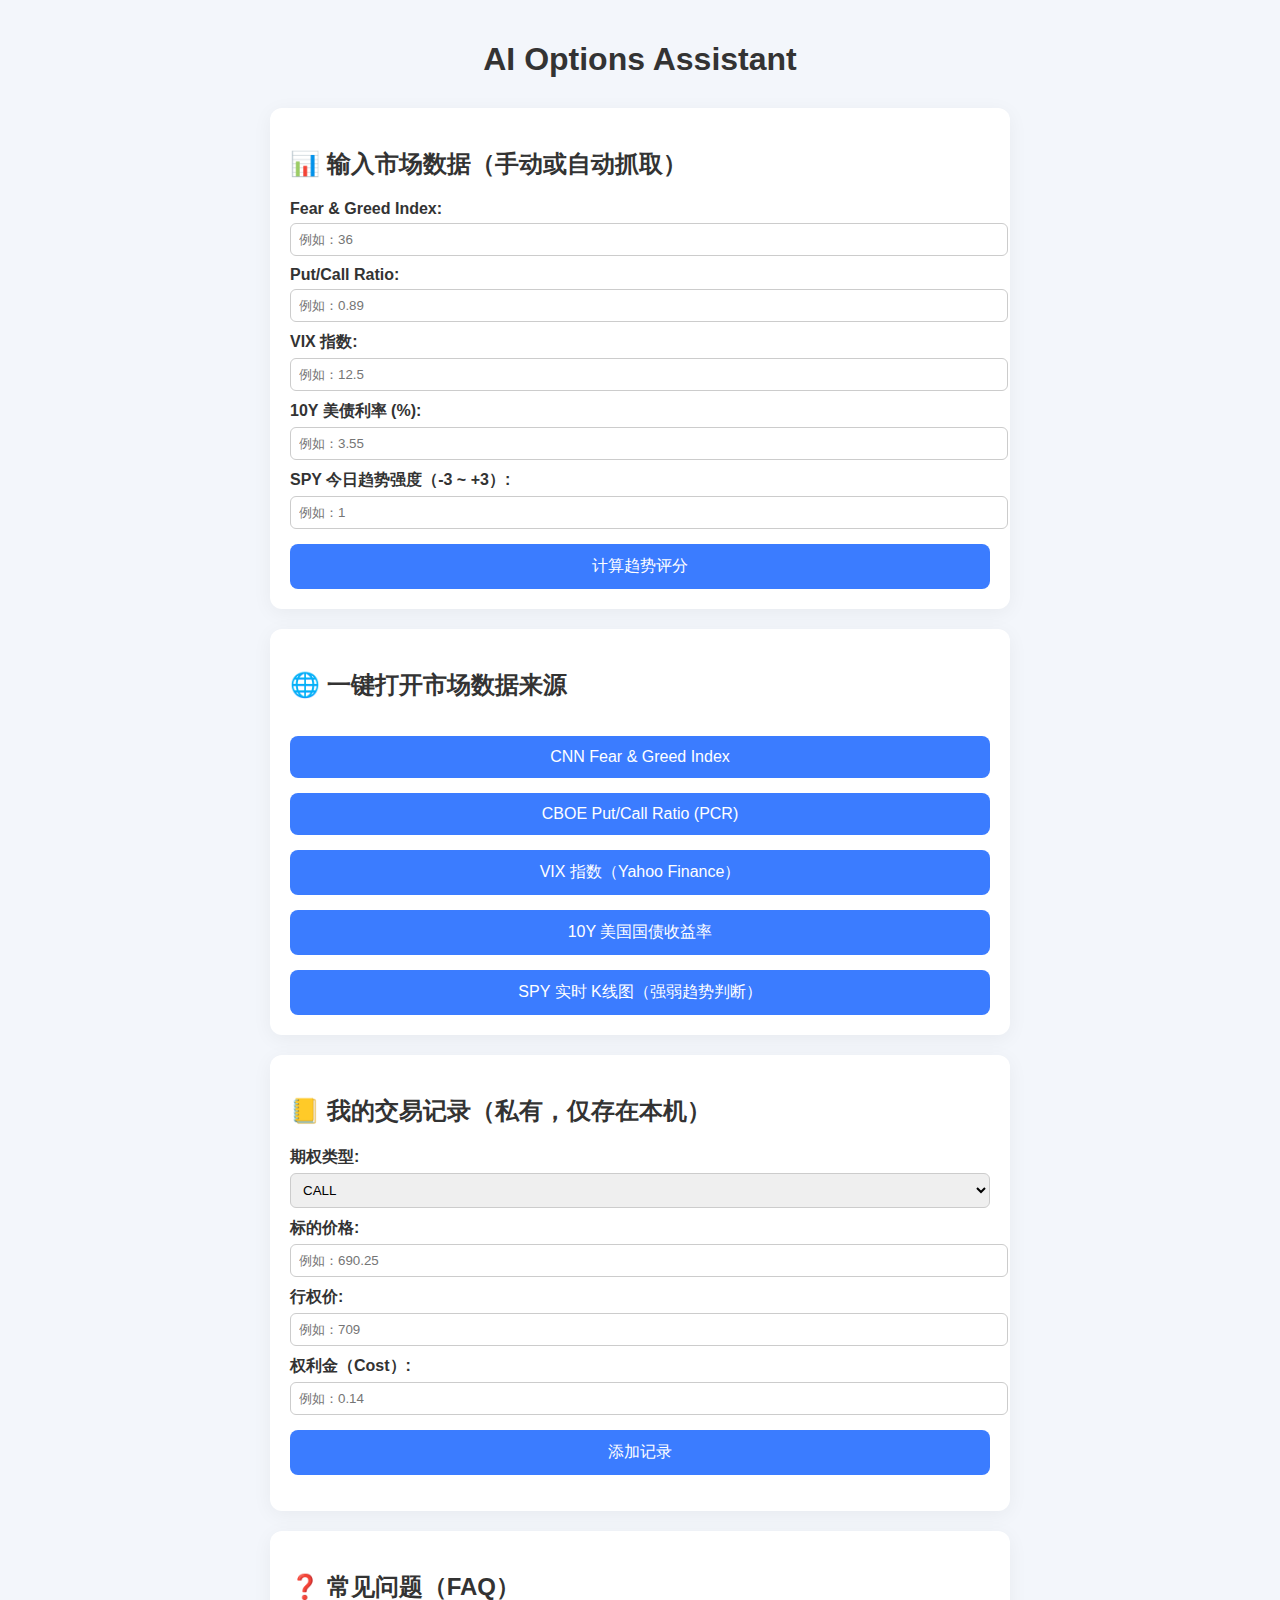
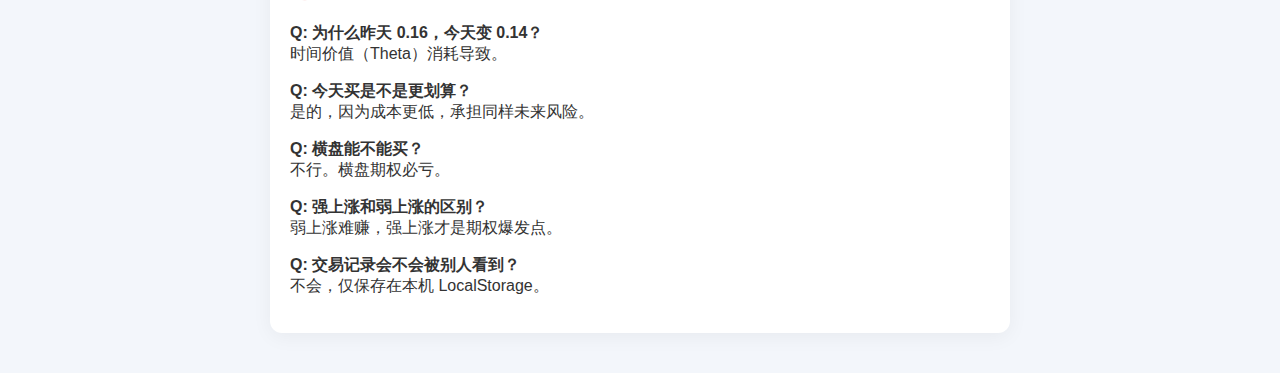
<file: index.html>
<!DOCTYPE html>
<html lang="en">
<head>
  <meta charset="UTF-8" />
  <title>AI Options Assistant</title>
  <link rel="stylesheet" href="styles.css" />
</head>
<body>

  <h1>AI Options Assistant</h1>

  <!-- ===========================
       SECTION 1: DATA INPUT
  ============================ -->
  <section class="card">
    <h2>📊 输入市场数据（手动或自动抓取）</h2>

    <label>Fear & Greed Index:
      <input type="number" id="fg" placeholder="例如：36">
    </label>

    <label>Put/Call Ratio:
      <input type="number" id="pcr" step="0.01" placeholder="例如：0.89">
    </label>

    <label>VIX 指数:
      <input type="number" id="vix" placeholder="例如：12.5">
    </label>

    <label>10Y 美债利率 (%):
      <input type="number" id="us10y" step="0.01" placeholder="例如：3.55">
    </label>

    <label>SPY 今日趋势强度（-3 ~ +3）:
      <input type="number" id="trend" step="1" min="-3" max="3" placeholder="例如：1">
    </label>

    <button onclick="calculate()">计算趋势评分</button>

    <div id="result"></div>
  </section>
  
<!-- ===========================
     SECTION: MARKET DATA LINKS
============================ -->
<section class="card">
  <h2>🌐 一键打开市场数据来源</h2>

  <button onclick="window.open('https://www.cnn.com/markets/fear-and-greed', '_blank')">
    CNN Fear & Greed Index
  </button>

  <button onclick="window.open('https://ycharts.com/indicators/cboe_equity_put_call_ratio', '_blank')">
    CBOE Put/Call Ratio (PCR)
  </button>

  <button onclick="window.open('https://finance.yahoo.com/quote/%5EVIX', '_blank')">
    VIX 指数（Yahoo Finance）
  </button>

  <button onclick="window.open('https://www.cnbc.com/quotes/US10Y', '_blank')">
    10Y 美国国债收益率
  </button>

  <button onclick="window.open('https://www.tradingview.com/chart/?symbol=SPY', '_blank')">
    SPY 实时 K线图（强弱趋势判断）
  </button>
</section>

  <!-- ===========================
       SECTION 2: TRADE RECORDS
  ============================ -->
  <section class="card">
    <h2>📒 我的交易记录（私有，仅存在本机）</h2>

    <label>期权类型:
      <select id="tradeType">
        <option value="CALL">CALL</option>
        <option value="PUT">PUT</option>
      </select>
    </label>

    <label>标的价格:
      <input type="number" id="underlying" placeholder="例如：690.25">
    </label>

    <label>行权价:
      <input type="number" id="strike" placeholder="例如：709">
    </label>

    <label>权利金（Cost）:
      <input type="number" id="premium" step="0.01" placeholder="例如：0.14">
    </label>

    <button onclick="addTrade()">添加记录</button>

    <ul id="tradeList"></ul>
  </section>

  <!-- ===========================
       SECTION 3: FAQ
  ============================ -->
  <section class="card">
    <h2>❓ 常见问题（FAQ）</h2>
    <div id="faqContent">
      <!-- FAQ 内容稍后插入 -->
    </div>
  </section>

  <script src="script.js"></script>
</body>
</html>
</file>
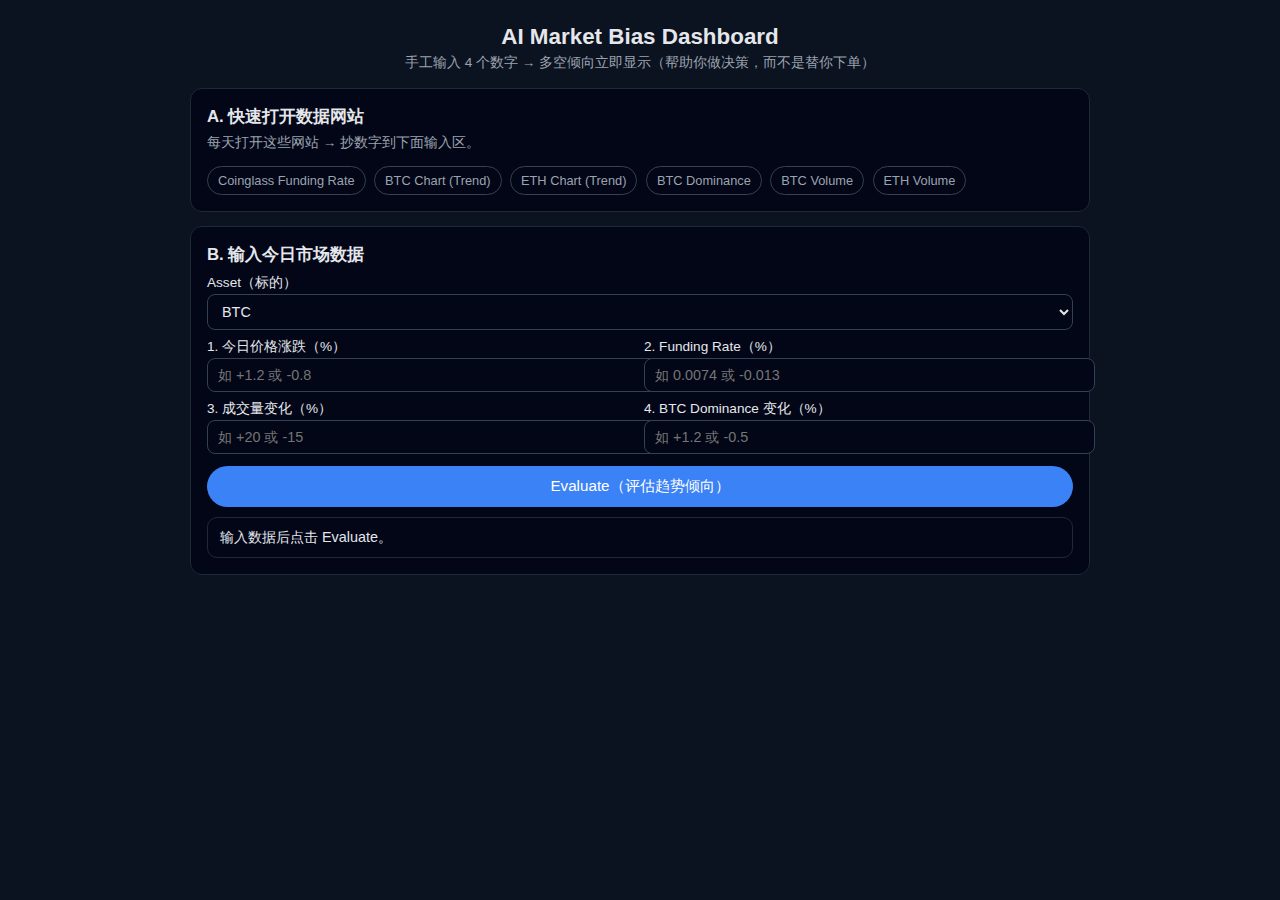
<file: btc.html>
<!DOCTYPE html>
<html lang="en">
<head>
  <meta charset="UTF-8" />
  <title>AI Market Bias Dashboard</title>
  <meta name="viewport" content="width=device-width, initial-scale=1" />
  <style>
    body {
      font-family: -apple-system, BlinkMacSystemFont, "Segoe UI", Roboto, sans-serif;
      margin: 0;
      padding: 16px;
      background: #0b1220;
      color: #e5e7eb;
    }
    h1 {
      text-align: center;
      margin: 8px 0 4px;
      font-size: 1.4rem;
    }
    .subtitle {
      text-align: center;
      font-size: 0.85rem;
      color: #9ca3af;
      margin-bottom: 16px;
    }
    .container {
      max-width: 900px;
      margin: 0 auto 32px;
    }
    .card {
      background: #020617;
      border-radius: 12px;
      padding: 16px;
      margin-bottom: 14px;
      border: 1px solid #1f2937;
    }
    .card h2 {
      margin: 0 0 6px;
      font-size: 1.05rem;
    }
    .card p.desc {
      margin: 0 0 10px;
      font-size: 0.85rem;
      color: #9ca3af;
    }
    label {
      display: block;
      font-size: 0.85rem;
      margin-top: 8px;
      margin-bottom: 2px;
    }
    input, select {
      width: 100%;
      padding: 8px 10px;
      border-radius: 8px;
      border: 1px solid #334155;
      background: #020617;
      color: #e5e7eb;
      font-size: 0.9rem;
      outline: none;
    }
    input:focus, select:focus {
      border-color: #3b82f6;
      box-shadow: 0 0 0 1px rgba(59,130,246,0.5);
    }
    small {
      font-size: 0.75rem;
      color: #9ca3af;
    }
    button {
      width: 100%;
      margin-top: 12px;
      padding: 10px 14px;
      border-radius: 999px;
      border: none;
      background: #3b82f6;
      color: #fff;
      font-size: 0.95rem;
      font-weight: 500;
      cursor: pointer;
    }
    button:hover {
      filter: brightness(1.05);
    }
    .row {
      display: flex;
      flex-wrap: wrap;
      gap: 8px;
    }
    .row > div {
      flex: 1 1 180px;
    }
    .result-box {
      margin-top: 10px;
      padding: 10px 12px;
      border-radius: 10px;
      border: 1px solid #1f2937;
      background: #020617;
      font-size: 0.9rem;
    }
    .score-line {
      font-weight: 600;
      margin-bottom: 6px;
      display: flex;
      align-items: center;
      gap: 8px;
      flex-wrap: wrap;
    }
    .pill {
      display: inline-block;
      padding: 3px 10px;
      border-radius: 999px;
      font-size: 0.75rem;
    }
    .pill-bull { background: rgba(34,197,94,0.15); color: #4ade80; }
    .pill-bear { background: rgba(248,113,113,0.15); color: #fca5a5; }
    .pill-neutral { background: rgba(148,163,184,0.25); color: #e5e7eb; }
    .light {
      width: 10px;
      height: 10px;
      border-radius: 50%;
      display: inline-block;
    }
    .light-green { background: #22c55e; }
    .light-yellow { background: #eab308; }
    .light-red { background: #ef4444; }
    .list {
      font-size: 0.85rem;
      color: #e5e7eb;
    }
    .list li {
      margin-bottom: 4px;
    }
    .disclaimer {
      font-size: 0.75rem;
      color: #9ca3af;
      margin-top: 6px;
    }
    .links button {
      width: auto;
      margin-top: 4px;
      margin-right: 4px;
      padding: 6px 10px;
      font-size: 0.8rem;
      border-radius: 999px;
      background: #020617;
      border: 1px solid #374151;
      color: #9ca3af;
    }
    .links button:hover {
      border-color: #3b82f6;
      color: #e5e7eb;
    }
  </style>
</head>

<body>
  <div class="container">
    <h1>AI Market Bias Dashboard</h1>
    <div class="subtitle">
      手工输入 4 个数字 → 多空倾向立即显示（帮助你做决策，而不是替你下单）
    </div>

    <!-- A. 数据来源按钮 -->
    <section class="card">
      <h2>A. 快速打开数据网站</h2>
      <p class="desc">每天打开这些网站 → 抄数字到下面输入区。</p>
      <div class="links">
        <button onclick="openLink('https://www.coinglass.com/FundingRate')">Coinglass Funding Rate</button>
        <button onclick="openLink('https://www.tradingview.com/chart/?symbol=BINANCE:BTCUSDT')">BTC Chart (Trend)</button>
        <button onclick="openLink('https://www.tradingview.com/chart/?symbol=BINANCE:ETHUSDT')">ETH Chart (Trend)</button>
        <button onclick="openLink('https://coinmarketcap.com/charts/')">BTC Dominance</button>
        <button onclick="openLink('https://www.binance.com/en/price/bitcoin')">BTC Volume</button>
        <button onclick="openLink('https://www.binance.com/en/price/ethereum')">ETH Volume</button>
      </div>
    </section>

    <!-- B. 输入区 -->
    <section class="card">
      <h2>B. 输入今日市场数据</h2>

      <label>Asset（标的）</label>
      <select id="asset">
        <option value="BTC">BTC</option>
        <option value="ETH">ETH</option>
      </select>

      <div class="row">
        <div>
          <label>1. 今日价格涨跌（%）</label>
          <input id="priceChange" type="number" step="0.01" placeholder="如 +1.2 或 -0.8">
        </div>

        <div>
          <label>2. Funding Rate（%）</label>
          <input id="funding" type="number" step="0.0001" placeholder="如 0.0074 或 -0.013">
        </div>
      </div>

      <div class="row">
        <div>
          <label>3. 成交量变化（%）</label>
          <input id="volChange" type="number" step="1" placeholder="如 +20 或 -15">
        </div>

        <div>
          <label>4. BTC Dominance 变化（%）</label>
          <input id="domChange" type="number" step="0.1" placeholder="如 +1.2 或 -0.5">
        </div>
      </div>

      <button onclick="runEvaluation()">Evaluate（评估趋势倾向）</button>

      <div id="result" class="result-box">
        输入数据后点击 Evaluate。
      </div>
    </section>
  </div>

<script>
function openLink(url) {
  window.open(url, "_blank");
}

// ---------------------------
// 修复后的主函数（可运行）
// ---------------------------
function runEvaluation() {
  const asset = document.getElementById("asset").value;
  const priceChange = Number(document.getElementById("priceChange").value || 0);
  const funding = Number(document.getElementById("funding").value || 0);
  const volChange = Number(document.getElementById("volChange").value || 0);
  const domChange = Number(document.getElementById("domChange").value || 0);

  let score = 0;
  const reasonsBull = [];
  const reasonsBear = [];

  // --- 1. 价格趋势 ---
  if (priceChange >= 1) {
    score += 3;
    reasonsBull.push(`价格上涨 ${priceChange}%，属于<strong>强上涨</strong>。`);
  } else if (priceChange >= 0.5) {
    score += 2;
    reasonsBull.push(`价格上涨 ${priceChange}%，属于中等上涨。`);
  } else if (priceChange > 0) {
    score += 1;
    reasonsBull.push(`价格小幅上涨 ${priceChange}%。`);
  } else if (priceChange <= -1) {
    score -= 3;
    reasonsBear.push(`价格下跌 ${priceChange}%，属于<strong>强下跌</strong>。`);
  } else if (priceChange <= -0.5) {
    score -= 2;
    reasonsBear.push(`价格下跌 ${priceChange}%，为中等下跌。`);
  } else if (priceChange < 0) {
    score -= 1;
    reasonsBear.push(`价格小幅下跌 ${priceChange}%。`);
  }

  // --- 2. Funding Rate ---
  if (funding > 0.02) {
    score -= 1;
    reasonsBear.push(`Funding ${funding}%，多头过热 → 回调风险。`);
  } else if (funding > 0) {
    score += 1;
    reasonsBull.push(`Funding ${funding}%，多头占优。`);
  } else if (funding < -0.02) {
    score += 1;
    reasonsBull.push(`Funding ${funding}%，空头过热 → 可能反弹。`);
  } else if (funding < 0) {
    score -= 1;
    reasonsBear.push(`Funding ${funding}%，偏空情绪。`);
  }

  // --- 3. 成交量变化 ---
  if (priceChange > 0 && volChange > 0) {
    score += 1;
    reasonsBull.push(`成交量增加 ${volChange}% → 上涨更可信。`);
  } else if (priceChange > 0 && volChange < 0) {
    score -= 1;
    reasonsBear.push(`上涨但缩量（-${Math.abs(volChange)}%）→ 可能是假涨。`);
  } else if (priceChange < 0 && volChange > 0) {
    score -= 1;
    reasonsBear.push(`下跌放量（+${volChange}%）→ 真实抛压。`);
  } else if (priceChange < 0 && volChange < 0) {
    score += 0.5;
    reasonsBull.push(`下跌缩量 → 空头力度不足。`);
  }

  // --- 4. BTC Dominance ---
  if (domChange !== 0) {
    if (asset === "BTC") {
      if (domChange > 0) {
        score += 1;
        reasonsBull.push(`BTC Dominance 上升 ${domChange} → 资金回流 BTC。`);
      } else {
        score -= 1;
        reasonsBear.push(`BTC Dominance 下降 ${Math.abs(domChange)} → 资金流向山寨。`);
      }
    } else if (asset === "ETH") {
      if (domChange < 0) {
        score += 1;
        reasonsBull.push(`资金更偏向主流山寨，对 ETH 有利。`);
      } else {
        score -= 1;
        reasonsBear.push(`BTC 更强势，ETH 相对承压。`);
      }
    }
  }

  // --- 输出灯号 ---
  let biasText = "";
  let light = "";
  let pill = "";

  if (score >= 6) {
    light = "light-green";
    pill = "pill-bull";
    biasText = "系统强烈偏多（胜率倾向明显偏向 Call）";
  } else if (score >= 2) {
    light = "light-green";
    pill = "pill-bull";
    biasText = "系统偏多（可小仓尝试 Call）";
  } else if (score <= -6) {
    light = "light-red";
    pill = "pill-bear";
    biasText = "系统强烈偏空（Put 胜率高，但注意极端行情反转）";
  } else if (score <= -2) {
    light = "light-red";
    pill = "pill-bear";
    biasText = "系统偏空（可小仓尝试 Put）";
  } else {
    light = "light-yellow";
    pill = "pill-neutral";
    biasText = "中性行情 → 不建议做方向性单";
  }

  // --- 渲染结果 ---
  document.getElementById("result").innerHTML = `
    <div class="score-line">
      <span>资产：<strong>${asset}</strong></span>
      <span>总分：<strong>${score.toFixed(1)}</strong></span>
      <span class="pill ${pill}">
        <span class="light ${light}"></span> &nbsp;${biasText}
      </span>
    </div>

    ${reasonsBull.length ? "<ul class='list'><strong>偏多原因：</strong>" + reasonsBull.map(r => `<li>${r}</li>`).join("") + "</ul>" : ""}
    ${reasonsBear.length ? "<ul class='list'><strong>偏空原因：</strong>" + reasonsBear.map(r => `<li>${r}</li>`).join("") + "</ul>" : ""}
  `;
}
</script>

</body>
</html>
</file>
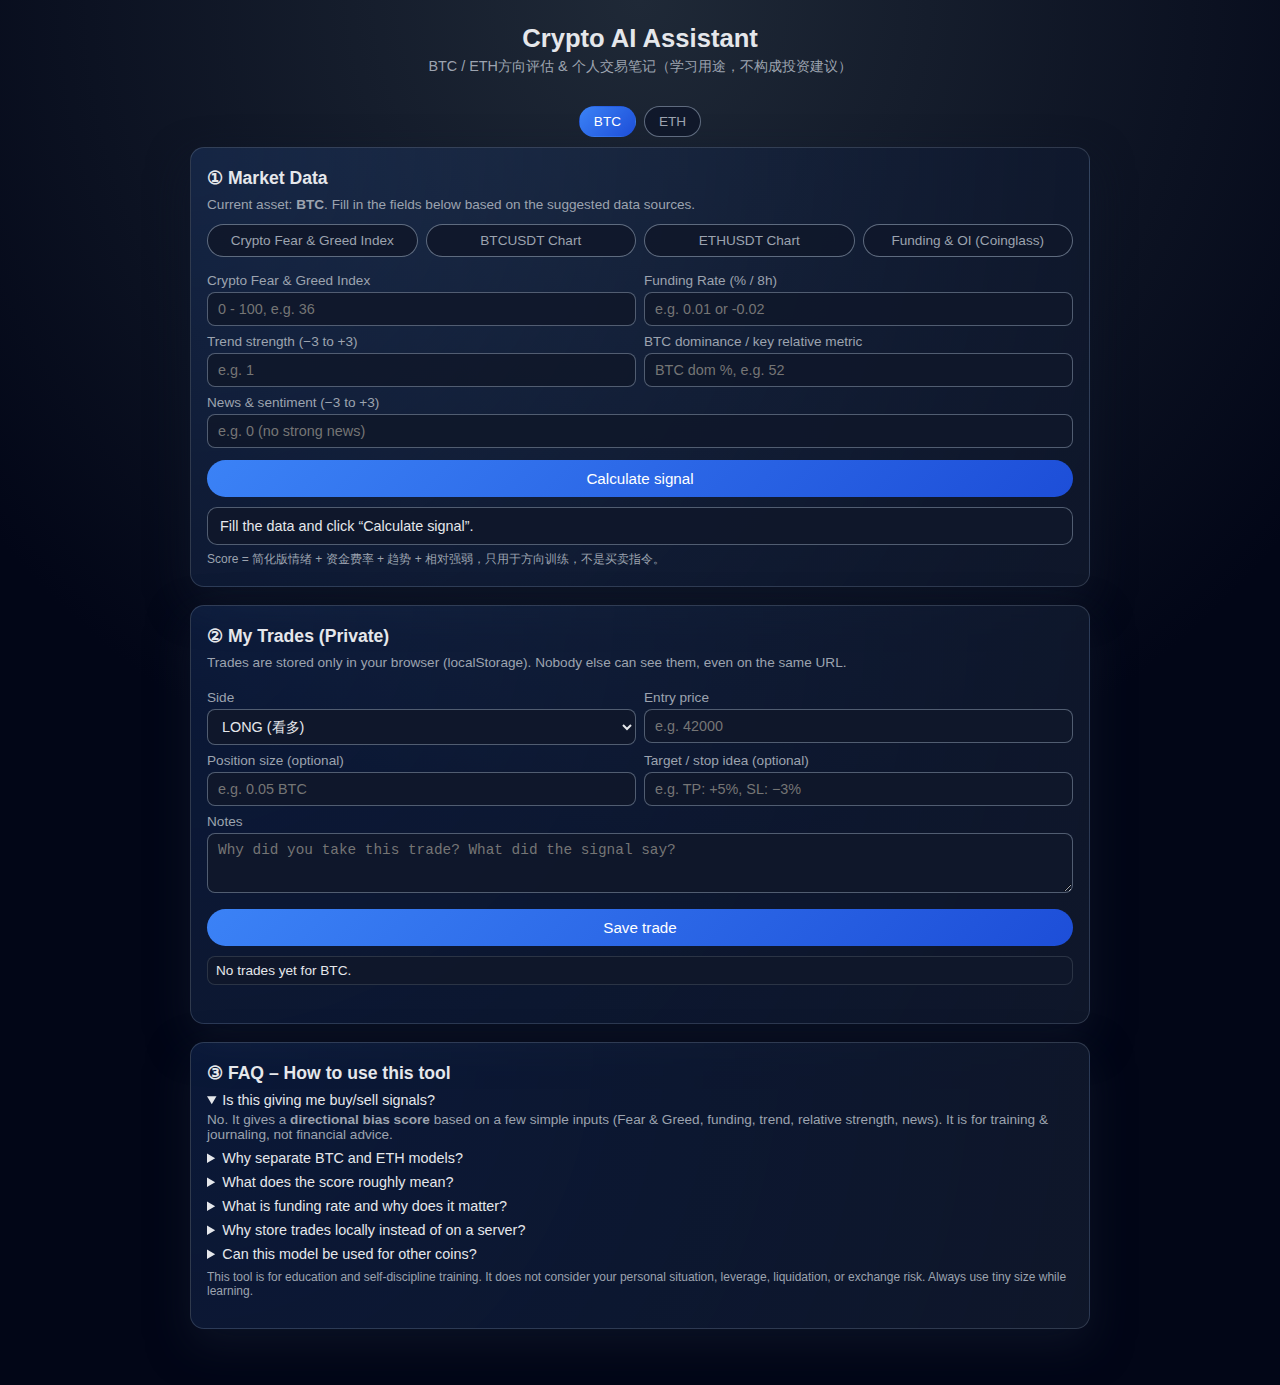
<file: index1.html>
<!DOCTYPE html>
<html lang="en">
<head>
  <meta charset="UTF-8" />
  <title>Crypto AI Assistant – BTC / ETH</title>
  <meta name="viewport" content="width=device-width, initial-scale=1" />
  <style>
    :root {
      --bg: #0b1220;
      --card-bg: #111827;
      --accent: #3b82f6;
      --accent-soft: #1d4ed8;
      --text: #e5e7eb;
      --subtext: #9ca3af;
      --danger: #f97373;
      --success: #4ade80;
    }
    * { box-sizing: border-box; }
    body {
      margin: 0;
      font-family: -apple-system, BlinkMacSystemFont, "Segoe UI", Roboto, sans-serif;
      background: radial-gradient(circle at top, #1f2937 0, #020617 55%);
      color: var(--text);
      padding: 16px;
    }
    h1 {
      text-align: center;
      margin-top: 8px;
      margin-bottom: 4px;
      font-size: 1.6rem;
    }
    .subtitle {
      text-align: center;
      color: var(--subtext);
      font-size: 0.9rem;
      margin-bottom: 18px;
    }
    .container {
      max-width: 900px;
      margin: 0 auto 40px auto;
    }
    .card {
      background: radial-gradient(circle at top left, rgba(59,130,246,0.15), rgba(15,23,42,0.98));
      border-radius: 14px;
      padding: 18px 16px;
      margin-bottom: 18px;
      border: 1px solid rgba(148,163,184,0.25);
      box-shadow: 0 16px 40px rgba(15,23,42,0.75);
    }
    .card h2 {
      margin-top: 2px;
      margin-bottom: 8px;
      font-size: 1.1rem;
    }
    .card p.desc {
      margin-top: 0;
      margin-bottom: 12px;
      color: var(--subtext);
      font-size: 0.85rem;
    }
    label {
      display: block;
      font-size: 0.85rem;
      margin-top: 8px;
      margin-bottom: 4px;
      color: var(--subtext);
    }
    input, select, textarea {
      width: 100%;
      padding: 8px 10px;
      border-radius: 8px;
      border: 1px solid rgba(148,163,184,0.5);
      background: rgba(15,23,42,0.9);
      color: var(--text);
      font-size: 0.9rem;
      outline: none;
    }
    input:focus, select:focus, textarea:focus {
      border-color: var(--accent);
      box-shadow: 0 0 0 1px rgba(59,130,246,0.5);
    }
    textarea {
      min-height: 60px;
      resize: vertical;
    }
    button {
      width: 100%;
      margin-top: 12px;
      padding: 10px 14px;
      border-radius: 999px;
      border: none;
      background: linear-gradient(135deg, var(--accent), var(--accent-soft));
      color: white;
      font-size: 0.95rem;
      font-weight: 500;
      cursor: pointer;
    }
    button:hover {
      filter: brightness(1.05);
    }

    .row {
      display: flex;
      flex-wrap: wrap;
      gap: 8px;
    }
    .row > * {
      flex: 1 1 160px;
    }

    .pill-row {
      display: flex;
      gap: 8px;
      flex-wrap: wrap;
      margin-bottom: 8px;
    }
    .pill-row button {
      flex: 1 1 120px;
      padding: 8px 10px;
      margin-top: 0;
      border-radius: 999px;
      font-size: 0.85rem;
      background: rgba(15,23,42,0.9);
      border: 1px solid rgba(148,163,184,0.6);
      color: var(--subtext);
    }
    .pill-row button:hover {
      border-color: var(--accent);
      color: var(--text);
    }

    .asset-switch {
      display: flex;
      justify-content: center;
      margin-bottom: 10px;
      gap: 8px;
    }
    .asset-switch button {
      width: auto;
      padding: 7px 14px;
      border-radius: 999px;
      font-size: 0.85rem;
      background: rgba(15,23,42,0.9);
      border: 1px solid rgba(148,163,184,0.6);
      color: var(--subtext);
    }
    .asset-switch button.active {
      background: linear-gradient(135deg, var(--accent), var(--accent-soft));
      color: white;
      border-color: transparent;
    }

    .result-box {
      margin-top: 10px;
      padding: 10px 12px;
      border-radius: 10px;
      border: 1px solid rgba(148,163,184,0.5);
      background: rgba(15,23,42,0.9);
      font-size: 0.9rem;
    }
    .score-line {
      font-weight: 600;
      margin-bottom: 6px;
    }
    .tag {
      display: inline-block;
      padding: 2px 8px;
      border-radius: 999px;
      font-size: 0.75rem;
      margin-left: 4px;
    }
    .tag-bull { background: rgba(34,197,94,0.15); color: #4ade80; }
    .tag-bear { background: rgba(239,68,68,0.15); color: #f87171; }
    .tag-neutral { background: rgba(148,163,184,0.2); color: #e5e7eb; }

    .trade-list {
      list-style: none;
      padding-left: 0;
      margin-top: 10px;
      font-size: 0.85rem;
      max-height: 220px;
      overflow-y: auto;
    }
    .trade-list li {
      padding: 6px 8px;
      border-radius: 8px;
      background: rgba(15,23,42,0.9);
      border: 1px solid rgba(55,65,81,0.7);
      margin-bottom: 6px;
    }
    .trade-list span.asset {
      font-weight: 600;
      margin-right: 4px;
      color: #93c5fd;
    }
    .trade-list span.side-long { color: #4ade80; }
    .trade-list span.side-short { color: #f87171; }

    details {
      margin-bottom: 8px;
    }
    summary {
      cursor: pointer;
      font-size: 0.9rem;
      color: var(--text);
    }
    .faq-body {
      font-size: 0.85rem;
      color: var(--subtext);
      margin-top: 4px;
    }

    .disclaimer {
      font-size: 0.75rem;
      color: var(--subtext);
      margin-top: 6px;
    }
  </style>
</head>
<body>
  <div class="container">
    <h1>Crypto AI Assistant</h1>
    <div class="subtitle">
      BTC / ETH方向评估 & 个人交易笔记（学习用途，不构成投资建议）
    </div>

    <!-- 资产切换 -->
    <div class="asset-switch">
      <button id="btnBTC" class="active" onclick="setAsset('BTC')">BTC</button>
      <button id="btnETH" onclick="setAsset('ETH')">ETH</button>
    </div>

    <!-- 1. 市场数据输入 -->
    <section class="card">
      <h2>① Market Data</h2>
      <p class="desc" id="assetDesc">
        Current asset: <b>BTC</b>. Fill in the fields below based on the suggested data sources.
      </p>

      <div class="pill-row">
        <button onclick="openLink('https://alternative.me/crypto/fear-and-greed-index/')">Crypto Fear &amp; Greed Index</button>
        <button onclick="openLink('https://www.tradingview.com/chart/?symbol=BINANCE:BTCUSDT')">BTCUSDT Chart</button>
        <button onclick="openLink('https://www.tradingview.com/chart/?symbol=BINANCE:ETHUSDT')">ETHUSDT Chart</button>
        <button onclick="openLink('https://www.coinglass.com/')" title="Funding / OI / Liquidations">
          Funding &amp; OI (Coinglass)
        </button>
      </div>

      <div class="row">
        <div>
          <label>Crypto Fear &amp; Greed Index</label>
          <input id="fg" type="number" placeholder="0 - 100, e.g. 36" />
        </div>
        <div>
          <label>Funding Rate (% / 8h)</label>
          <input id="funding" type="number" step="0.001" placeholder="e.g. 0.01 or -0.02" />
        </div>
      </div>

      <div class="row">
        <div>
          <label>Trend strength (−3 to +3)</label>
          <input id="trend" type="number" min="-3" max="3" step="1" placeholder="e.g. 1" />
        </div>
        <div id="relBox">
          <label id="relLabel">BTC dominance / key relative metric</label>
          <input id="relMetric" type="number" step="0.1" placeholder="BTC dom %, e.g. 52" />
        </div>
      </div>

      <label>News & sentiment (−3 to +3)</label>
      <input id="newsSentiment" type="number" min="-3" max="3" step="1" placeholder="e.g. 0 (no strong news)" />

      <button onclick="calculateScore()">Calculate signal</button>

      <div id="result" class="result-box">
        Fill the data and click “Calculate signal”.
      </div>
      <div class="disclaimer">
        Score = 简化版情绪 + 资金费率 + 趋势 + 相对强弱，只用于方向训练，不是买卖指令。
      </div>
    </section>

    <!-- 2. 交易记录（本机私有） -->
    <section class="card">
      <h2>② My Trades (Private)</h2>
      <p class="desc">
        Trades are stored only in your browser (localStorage). Nobody else can see them, even on the same URL.
      </p>

      <div class="row">
        <div>
          <label>Side</label>
          <select id="side">
            <option value="LONG">LONG (看多)</option>
            <option value="SHORT">SHORT (看空)</option>
          </select>
        </div>
        <div>
          <label>Entry price</label>
          <input id="entry" type="number" step="0.01" placeholder="e.g. 42000" />
        </div>
      </div>

      <div class="row">
        <div>
          <label>Position size (optional)</label>
          <input id="size" type="number" step="0.0001" placeholder="e.g. 0.05 BTC" />
        </div>
        <div>
          <label>Target / stop idea (optional)</label>
          <input id="target" type="text" placeholder="e.g. TP: +5%, SL: −3%" />
        </div>
      </div>

      <label>Notes</label>
      <textarea id="notes" placeholder="Why did you take this trade? What did the signal say?"></textarea>

      <button onclick="addTrade()">Save trade</button>

      <ul id="tradeList" class="trade-list"></ul>
    </section>

    <!-- 3. FAQ -->
    <section class="card">
      <h2>③ FAQ – How to use this tool</h2>

      <details open>
        <summary>Is this giving me buy/sell signals?</summary>
        <div class="faq-body">
          No. It gives a <b>directional bias score</b> based on a few simple inputs (Fear &amp; Greed, funding, trend, relative strength, news).
          It is for training &amp; journaling, not financial advice.
        </div>
      </details>

      <details>
        <summary>Why separate BTC and ETH models?</summary>
        <div class="faq-body">
          BTC is more macro / liquidity driven, ETH is more relative-strength / ecosystem driven.
          They respond differently to the same market conditions, so they use slightly different weights.
        </div>
      </details>

      <details>
        <summary>What does the score roughly mean?</summary>
        <div class="faq-body">
          <ul>
            <li><b>Score ≥ +5</b>: strong bullish bias → only consider LONGs, be strict with risk.</li>
            <li><b>+1 to +4</b>: mild bullish → small LONGs or scale-in.</li>
            <li><b>-1 to -4</b>: mild bearish → small SHORTs or hedges.</li>
            <li><b>≤ -5</b>: strong bearish → only consider SHORTs, strict risk.</li>
            <li><b>≈ 0</b>: noisy / chop → often best to stay flat.</li>
          </ul>
        </div>
      </details>

      <details>
        <summary>What is funding rate and why does it matter?</summary>
        <div class="faq-body">
          Funding is the fee between longs and shorts in perpetual futures. Positive funding means longs pay shorts
          (market is leaning bullish). Negative funding means shorts pay longs (leaning bearish or crowded shorts).
          Extreme funding often means crowded positioning and higher risk of squeeze.
        </div>
      </details>

      <details>
        <summary>Why store trades locally instead of on a server?</summary>
        <div class="faq-body">
          To keep your trades <b>private</b>. Everything is stored only in your browser (localStorage).
          Clearing browser data will remove them; otherwise no one else, including the website owner, sees them.
        </div>
      </details>

      <details>
        <summary>Can this model be used for other coins?</summary>
        <div class="faq-body">
          Not directly. BTC / ETH are large, relatively liquid assets. Smaller altcoins are more narrative/illiquidity driven.
          You can still journal alt trades here, but the score logic is tuned for BTC &amp; ETH.
        </div>
      </details>

      <p class="disclaimer">
        This tool is for education and self-discipline training. It does not consider your personal situation,
        leverage, liquidation, or exchange risk. Always use tiny size while learning.
      </p>
    </section>
  </div>

  <script>
    let currentAsset = "BTC";
    const btnBTC = document.getElementById("btnBTC");
    const btnETH = document.getElementById("btnETH");
    const assetDesc = document.getElementById("assetDesc");
    const relLabel = document.getElementById("relLabel");
    const relMetricInput = document.getElementById("relMetric");
    const resultBox = document.getElementById("result");
    const tradeListEl = document.getElementById("tradeList");

    // ---- asset switching ----
    function setAsset(asset) {
      currentAsset = asset;
      if (asset === "BTC") {
        btnBTC.classList.add("active");
        btnETH.classList.remove("active");
        assetDesc.innerHTML = 'Current asset: <b>BTC</b>. Focus on global crypto risk sentiment and BTC dominance.';
        relLabel.textContent = "BTC dominance (%)";
        relMetricInput.placeholder = "e.g. 52";
      } else {
        btnETH.classList.remove("active");
        btnETH.classList.add("active");
        btnBTC.classList.remove("active");
        assetDesc.innerHTML = 'Current asset: <b>ETH</b>. Focus on ETH vs BTC relative strength and L2 / ecosystem activity.';
        relLabel.textContent = "ETH/BTC relative strength (−3 to +3)";
        relMetricInput.placeholder = "e.g. 1 (ETH stronger than BTC)";
      }
      renderTrades();
    }

    function openLink(url) {
      window.open(url, "_blank");
    }

    // ---- scoring logic ----
    function calculateScore() {
      const fg = Number(document.getElementById("fg").value || 0);
      const funding = Number(document.getElementById("funding").value || 0);
      const trend = Number(document.getElementById("trend").value || 0);
      const relMetric = Number(document.getElementById("relMetric").value || 0);
      const newsSentiment = Number(document.getElementById("newsSentiment").value || 0);

      let score = 0;
      let lines = [];

      // Crypto Fear & Greed (common)
      if (fg > 60) { score += 2; lines.push("Fear & Greed > 60 → +2 (risk-on)"); }
      else if (fg < 30) { score -= 2; lines.push("Fear & Greed < 30 → -2 (fear)"); }
      else { lines.push("Fear & Greed in neutral zone (no strong impact)"); }

      // Funding
      if (funding > 0.03) {
        score += 1;
        lines.push("High positive funding → +1 (bullish but crowded longs)");
      } else if (funding > 0.0) {
        score += 0.5;
        lines.push("Mild positive funding → +0.5 (healthy bullish tilt)");
      } else if (funding < -0.03) {
        score -= 1;
        lines.push("High negative funding → -1 (crowded shorts, risk of squeeze)");
      } else if (funding < 0.0) {
        score -= 0.5;
        lines.push("Mild negative funding → -0.5 (slight bearish tilt)");
      } else {
        lines.push("Funding near 0 → neutral");
      }

      // Asset-specific parts
      if (currentAsset === "BTC") {
        // BTC dominance: higher dom often means BTC leading, safer beta
        if (relMetric > 50) { score += 1; lines.push("BTC dominance > 50% → +1 (BTC leading the market)"); }
        else if (relMetric < 40) { score -= 1; lines.push("BTC dominance < 40% → -1 (alts leading, BTC weaker)"); }
      } else {
        // ETH relative to BTC: input as -3..+3
        score += relMetric;
        lines.push("ETH/BTC relative strength contributed: " + relMetric.toFixed(1));
      }

      // Trend
      score += trend;
      lines.push("Trend contribution: " + trend.toFixed(1));

      // News sentiment
      score += newsSentiment;
      lines.push("News / narrative contribution: " + newsSentiment.toFixed(1));

      // Build conclusion
      let tagClass = "tag-neutral";
      let label = "Chop / wait";
      if (score >= 5) { tagClass = "tag-bull"; label = "Strong bullish bias"; }
      else if (score >= 1) { tagClass = "tag-bull"; label = "Mild bullish bias"; }
      else if (score <= -5) { tagClass = "tag-bear"; label = "Strong bearish bias"; }
      else if (score <= -1) { tagClass = "tag-bear"; label = "Mild bearish bias"; }

      const html =
        `<div class="score-line">
           Asset: <b>${currentAsset}</b> – Score: <b>${score.toFixed(1)}</b>
           <span class="tag ${tagClass}">${label}</span>
         </div>
         <div>${lines.map(l => "• " + l).join("<br>")}</div>
         <div style="margin-top:8px;color:#9ca3af;font-size:0.8rem;">
           Use this only as directional context. Position sizing &amp; risk are more important than the direction itself.
         </div>`;
      resultBox.innerHTML = html;
    }

    // ---- trade journal (localStorage, private) ----
    function getAllTrades() {
      try {
        const raw = localStorage.getItem("cryptoTrades");
        if (!raw) return [];
        return JSON.parse(raw);
      } catch (e) {
        return [];
      }
    }

    function saveAllTrades(trades) {
      localStorage.setItem("cryptoTrades", JSON.stringify(trades));
    }

    function addTrade() {
      const side = document.getElementById("side").value;
      const entry = document.getElementById("entry").value;
      const size = document.getElementById("size").value;
      const target = document.getElementById("target").value;
      const notes = document.getElementById("notes").value;

      if (!entry) {
        alert("Please enter an entry price.");
        return;
      }

      const trades = getAllTrades();
      trades.push({
        asset: currentAsset,
        side,
        entry,
        size,
        target,
        notes,
        time: new Date().toLocaleString()
      });
      saveAllTrades(trades);

      document.getElementById("entry").value = "";
      document.getElementById("size").value = "";
      document.getElementById("target").value = "";
      document.getElementById("notes").value = "";

      renderTrades();
    }

    function renderTrades() {
      const trades = getAllTrades().filter(t => t.asset === currentAsset);
      if (!trades.length) {
        tradeListEl.innerHTML = "<li>No trades yet for " + currentAsset + ".</li>";
        return;
      }
      let html = "";
      trades.slice().reverse().forEach(t => {
        const sideClass = t.side === "LONG" ? "side-long" : "side-short";
        html += `<li>
          <div><span class="asset">[${t.asset}]</span>
               <span class="${sideClass}">${t.side}</span> @ ${t.entry}
               ${t.size ? " · Size: " + t.size : ""}</div>
          ${t.target ? `<div>Plan: ${t.target}</div>` : ""}
          ${t.notes ? `<div>Notes: ${t.notes}</div>` : ""}
          <div style="color:#6b7280;font-size:0.75rem;">${t.time}</div>
        </li>`;
      });
      tradeListEl.innerHTML = html;
    }

    // init
    renderTrades();
  </script>
</body>
</html>
</file>
<file: styles.css>
body {
  font-family: Arial, sans-serif;
  margin: 0;
  padding: 20px;
  background: #f3f6fb;
  color: #333;
}

h1 {
  text-align: center;
  margin-bottom: 30px;
}

.card {
  background: #fff;
  padding: 20px;
  margin: 20px auto;
  max-width: 700px;
  border-radius: 12px;
  box-shadow: 0 4px 20px rgba(0,0,0,0.05);
}

label {
  display: block;
  margin-top: 10px;
  font-weight: bold;
}

input, select {
  width: 100%;
  padding: 8px;
  margin-top: 5px;
  border-radius: 6px;
  border: 1px solid #ccc;
}

button {
  margin-top: 15px;
  width: 100%;
  padding: 12px;
  border: none;
  border-radius: 8px;
  background: #3b7cff;
  color: white;
  font-size: 16px;
  cursor: pointer;
}

button:hover {
  background: #1f5dff;
}

ul {
  margin-top: 10px;
  padding-left: 20px;
}
</file>
